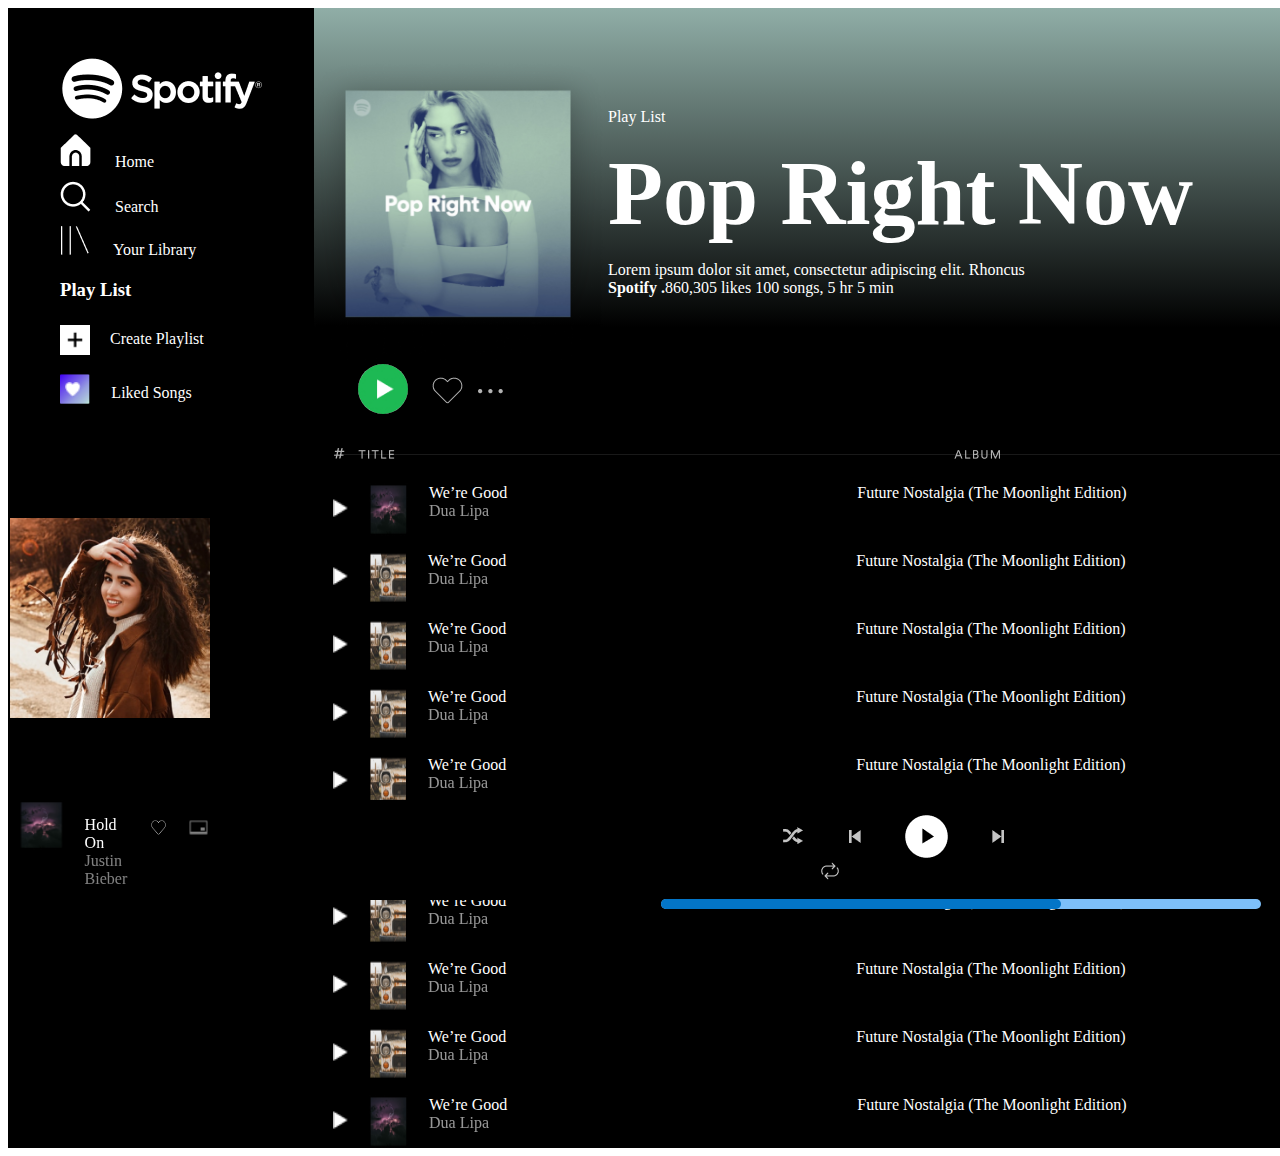
<file: index1.html>
<!DOCTYPE html>
<html lang="en">

<head>
  <meta charset="UTF-8">
  <meta name="viewport" content="width=device-width, initial-scale=1.0">
  <title>Spotify Clone</title>
  <link rel="stylesheet" href="style1.css">
  <link rel="shortcut icon"
    href="https://encrypted-tbn0.gstatic.com/images?q=tbn:ANd9GcQdrk92ncUsHCknjrvXvTkn_2L7Xkc01PId2Q&usqp=CAU"
    type="image/x-icon">
</head>

<body>
  <div class="main-container">
    <div class="nav">
      <div style="margin: 50px; margin-bottom: 10px;">
        <img src="./image-section/Spotify logo.png" alt="spotify logo" />
      </div>
      <div class="navelement">
        <img src="./image-section/homeimg.png" alt="homeimg">
        <a href="#home" style="text-decoration:none;margin-left: 20px;  ">Home</a>
      </div>
      <div class="navelement">
        <img src="./image-section/searchimg.png" alt="searchimg">
        <a href="#search" style="text-decoration:none;margin-left: 20px; ">Search</a>
      </div>
      <div class="navelement">
        <img src="./image-section/library.png" alt="library">
        <a href="#Library" style="text-decoration:none; margin-left: 20px; ">Your Library</a>
      </div>
      <div style=" margin: 20px; margin-bottom: 0;margin-left: 50px;">
        <h3>Play List</h3>
      </div>
      <div class="navelement" style="display: flex; ">
        <img src="./image-section/fi-ss-plus-small.png" alt="plus icon"
          style="background-color: white; block-size: 30px; margin-top:5px;">
        <p style="margin-left:20px; margin-top:10px;">Create Playlist</p>
      </div>
      <div class="navelement" style="display: flex;">
        <img src="./image-section/Rectangle 2.png" alt="Liked song img" style="position: absolute; block-size: 30px;">
        <img src="./image-section/heart.png" alt="Liked song img"
          style="position: relative; margin-top:8px; margin-left:5px; block-size:15px;">
        <p style="margin-left:30px; margin-top:10px;">Liked Songs</p>
      </div>
      <div>
        <img src="./image-section/nav img.png" alt="nav-img" style="margin-top: 100px; width: 200px;">
      </div>
    </div>
    <div class="music-player">
      <div>
        <div class="playlist">
          <div>
            <img src="./image-section/pop-img.png" alt="pop right img" style="width: 300px; margin-top:50px;">
          </div>
          <div>
            <p style="margin-top:100px;">Play List</p>
            <h1 class="bold-text">Pop Right Now </h1>
            <p style="padding: 0px;">Lorem ipsum dolor sit amet, consectetur adipiscing elit.
              Rhoncus<br><span><b>Spotify .</b>860,305 likes 100 songs, 5 hr 5 min</span></p>
          </div>
        </div>
        <div class="start-btn">
          <img src="./image-section/start-btn.jpg" alt="play btn"
            style="width: 50px; height: 50px; border-radius: 50%;">
          <img src="./image-section/like-img.png" alt="like img" style="padding-left: 20px; padding-bottom: 10px;">
          <img src="./image-section/option-img.png" alt="option img">
        </div>
        <div class="list">
          <img src="./image-section/album-line.png" alt="album line"><br>
          <div style="display: flex;" class="list1">
            <img src="./image-section/right-side.png" alt="right arrow"
              style="height: 20px;width: 15px; margin-top: 30px;">
            <img src="./image-section/img-1.png" alt="img1" style="margin-top: 15px; margin-left: 20px;">
            <p style="margin-left: 20px;">We’re Good<br><span style="opacity: 0.59;">Dua Lipa</span></p>
            <p style="margin-left: 350px;">Future Nostalgia (The Moonlight Edition)</p>
            <p style="margin-left: 250px;">일 전</p>
            <p>
              <img src="./image-section/like-img.png" alt="like" style="width: 15px; height: 15px; margin-left: 250px;">
            <p style="margin-left: 20px;">2:45</p>
            <img src="./image-section/option-img.png" alt="option" style="margin-left: 20px; margin-bottom: 20px;">
            </p>
          </div>
          <div style="display: flex;" class="list1">
            <img src="./image-section/right-side.png" alt="right arrow"
              style="height: 20px;width: 15px; margin-top: 30px;">
            <img src="./image-section/img-2.png" alt="img1" style="margin-top: 15px; margin-left: 20px;">
            <p style="margin-left: 20px;">We’re Good<br><span style="opacity: 0.59;">Dua Lipa</span></p>
            <p style="margin-left: 350px;">Future Nostalgia (The Moonlight Edition)</p>
            <p style="margin-left: 250px;">일 전</p>
            <p>
              <img src="./image-section/like-img.png" alt="like" style="width: 15px; height: 15px; margin-left: 250px;">
            <p style="margin-left: 20px;">2:45</p>
            <img src="./image-section/option-img.png" alt="option" style="margin-left: 20px; margin-bottom: 20px;">
            </p>
          </div>
          <div style="display: flex;" class="list1">
            <img src="./image-section/right-side.png" alt="right arrow"
              style="height: 20px;width: 15px; margin-top: 30px;">
            <img src="./image-section/img-2.png" alt="img1" style="margin-top: 15px; margin-left: 20px;">
            <p style="margin-left: 20px;">We’re Good<br><span style="opacity: 0.59;">Dua Lipa</span></p>
            <p style="margin-left: 350px;">Future Nostalgia (The Moonlight Edition)</p>
            <p style="margin-left: 250px;">일 전</p>
            <p>
              <img src="./image-section/like-img.png" alt="like" style="width: 15px; height: 15px; margin-left: 250px;">
            <p style="margin-left: 20px;">2:45</p>
            <img src="./image-section/option-img.png" alt="option" style="margin-left: 20px; margin-bottom: 20px;">
            </p>
          </div>
          <div style="display: flex;" class="list1">
            <img src="./image-section/right-side.png" alt="right arrow"
              style="height: 20px;width: 15px; margin-top: 30px;">
            <img src="./image-section/img-2.png" alt="img1" style="margin-top: 15px; margin-left: 20px;">
            <p style="margin-left: 20px;">We’re Good<br><span style="opacity: 0.59;">Dua Lipa</span></p>
            <p style="margin-left: 350px;">Future Nostalgia (The Moonlight Edition)</p>
            <p style="margin-left: 250px;">일 전</p>
            <p>
              <img src="./image-section/like-img.png" alt="like" style="width: 15px; height: 15px; margin-left: 250px;">
            <p style="margin-left: 20px;">2:45</p>
            <img src="./image-section/option-img.png" alt="option" style="margin-left: 20px; margin-bottom: 20px;">
            </p>
          </div>
          <div style="display: flex;" class="list1">
            <img src="./image-section/right-side.png" alt="right arrow"
              style="height: 20px;width: 15px; margin-top: 30px;">
            <img src="./image-section/img-2.png" alt="img1" style="margin-top: 15px; margin-left: 20px;">
            <p style="margin-left: 20px;">We’re Good<br><span style="opacity: 0.59;">Dua Lipa</span></p>
            <p style="margin-left: 350px;">Future Nostalgia (The Moonlight Edition)</p>
            <p style="margin-left: 250px;">일 전</p>
            <p>
              <img src="./image-section/like-img.png" alt="like" style="width: 15px; height: 15px; margin-left: 250px;">
            <p style="margin-left: 20px;">2:45</p>
            <img src="./image-section/option-img.png" alt="option" style="margin-left: 20px; margin-bottom: 20px;">
            </p>
          </div>
          <div style="display: flex;" class="list1">
            <img src="./image-section/right-side.png" alt="right arrow"
              style="height: 20px;width: 15px; margin-top: 30px;">
            <img src="./image-section/img-2.png" alt="img1" style="margin-top: 15px; margin-left: 20px;">
            <p style="margin-left: 20px;">We’re Good<br><span style="opacity: 0.59;">Dua Lipa</span></p>
            <p style="margin-left: 350px;">Future Nostalgia (The Moonlight Edition)</p>
            <p style="margin-left: 250px;">일 전</p>
            <p>
              <img src="./image-section/like-img.png" alt="like" style="width: 15px; height: 15px; margin-left: 250px;">
            <p style="margin-left: 20px;">2:45</p>
            <img src="./image-section/option-img.png" alt="option" style="margin-left: 20px; margin-bottom: 20px;">
            </p>
          </div>
          <div style="display: flex;" class="list1">
            <img src="./image-section/right-side.png" alt="right arrow"
              style="height: 20px;width: 15px; margin-top: 30px;">
            <img src="./image-section/img-2.png" alt="img1" style="margin-top: 15px; margin-left: 20px;">
            <p style="margin-left: 20px;">We’re Good<br><span style="opacity: 0.59;">Dua Lipa</span></p>
            <p style="margin-left: 350px;">Future Nostalgia (The Moonlight Edition)</p>
            <p style="margin-left: 250px;">일 전</p>
            <p>
              <img src="./image-section/like-img.png" alt="like" style="width: 15px; height: 15px; margin-left: 250px;">
            <p style="margin-left: 20px;">2:45</p>
            <img src="./image-section/option-img.png" alt="option" style="margin-left: 20px; margin-bottom: 20px;">
            </p>
          </div>
          <div style="display: flex;" class="list1">
            <img src="./image-section/right-side.png" alt="right arrow"
              style="height: 20px;width: 15px; margin-top: 30px;">
            <img src="./image-section/img-2.png" alt="img1" style="margin-top: 15px; margin-left: 20px;">
            <p style="margin-left: 20px;">We’re Good<br><span style="opacity: 0.59;">Dua Lipa</span></p>
            <p style="margin-left: 350px;">Future Nostalgia (The Moonlight Edition)</p>
            <p style="margin-left: 250px;">일 전</p>
            <p>
              <img src="./image-section/like-img.png" alt="like" style="width: 15px; height: 15px; margin-left: 250px;">
            <p style="margin-left: 20px;">2:45</p>
            <img src="./image-section/option-img.png" alt="option" style="margin-left: 20px; margin-bottom: 20px;">
            </p>
          </div>
          <div style="display: flex;" class="list1">
            <img src="./image-section/right-side.png" alt="right arrow"
              style="height: 20px;width: 15px; margin-top: 30px;">
            <img src="./image-section/img-2.png" alt="img1" style="margin-top: 15px; margin-left: 20px;">
            <p style="margin-left: 20px;">We’re Good<br><span style="opacity: 0.59;">Dua Lipa</span></p>
            <p style="margin-left: 350px;">Future Nostalgia (The Moonlight Edition)</p>
            <p style="margin-left: 250px;">일 전</p>
            <p>
              <img src="./image-section/like-img.png" alt="like" style="width: 15px; height: 15px; margin-left: 250px;">
            <p style="margin-left: 20px;">2:45</p>
            <img src="./image-section/option-img.png" alt="option" style="margin-left: 20px; margin-bottom: 20px;">
            </p>
          </div>
          <div style="display: flex;" class="list1">
            <img src="./image-section/right-side.png" alt="right arrow"
              style="height: 20px;width: 15px; margin-top: 30px;">
            <img src="./image-section/img-1.png" alt="img1" style="margin-top: 15px; margin-left: 20px;">
            <p style="margin-left: 20px;">We’re Good<br><span style="opacity: 0.59;">Dua Lipa</span></p>
            <p style="margin-left: 350px;">Future Nostalgia (The Moonlight Edition)</p>
            <p style="margin-left: 250px;">일 전</p>
            <p>
              <img src="./image-section/like-img.png" alt="like" style="width: 15px; height: 15px; margin-left: 250px;">
            <p style="margin-left: 20px;">2:45</p>
            <img src="./image-section/option-img.png" alt="option" style="margin-left: 20px; margin-bottom: 20px;">
            </p>
          </div>
        </div>
      </div>
    </div>
    <div class="footer">
      <!-- Playlist Grid content -->
      <div style="display: flex; margin-left: 10px;">
        <img src="./image-section/img-1.png" alt="img1" style="width: 50px; height: 50px;">
        <p style="margin-left: 20px;">Hold On<br><span style="opacity: 0.5;">Justin Bieber</span></p>
        <img src="./image-section/like-img.png" alt="like"
          style="width: 15px; height: 15px; margin-left: 20px; margin-top: 20px;">
        <img src="./image-section/pip.png" alt="pip"
          style="width: 25px; height: 25px; margin-left: 20px; margin-top: 15px;">
      </div>
      <div>
        <div style="margin-left: 570px; margin-top: 15px;">
          <img src="./image-section/shuffle.png" alt="shuffle img" style="margin-bottom: 10px;">
          <img src="./image-section/left-arrow.png" alt="left arrow img" class="music">
          <img src="./image-section/play-img.png" alt="play img" style="margin-left: 40px;">
          <img src="./image-section/right-arrow.png" alt="rght arrow" class="music">
          <img src="./image-section/rount-shuffle.png" alt="round shuffle" class="music">
        </div>
        <div style="margin-left: 450px;">
          <div
            style="width: 600px;height: 10px;background-color: rgb(125, 191, 249); position: absolute; border-radius: 20px;">
          </div>
          <div
            style="width: 400px;height: 10px;background-color: hwb(205 1% 22%); position: relative; border-radius: 20px;">
          </div>
        </div>
      </div>
      <div style="margin-left: 430px;">
        <img src="./image-section/microphone.png" alt="microphone">
        <img src="./image-section/query.png" alt="query">
        <img src="./image-section/laptop.png" alt="laptop">
        <img src="./image-section/speaker.png" alt="speaker">
        <img src="./image-section/volume.png" alt="volume" style="margin-bottom:10px;">
        <img src="./image-section/tabler_arrows.png" alt="table-arrow">
      </div>
    </div>
  </div>
</body>

</html>
</file>
<file: style1.css>
* {
    color: white;
}

.main-container {
    display: grid;
    grid-template-columns: 25% 1fr;
    background-color: #000;
}

.nav {
    position: fixed;
    left: 0;
    margin-left: 10px;
    background-color: black;
}

.navelement {
    margin-left: 50px;
    margin-top: 10px;
}

.music-player {
    margin-left: 300px;
    display: grid;
    grid-template-rows: 50% 1fr;
}

.playlist {
    background: linear-gradient(180deg, #90AEA7 0%, #000 89.7%);
    display: flex;
}

.footer {
    grid-column-start: 1;
    grid-column-end: 2;
    background-color: black;
}

.bold-text {
    font-family: Circular Std;
    font-size: 90px;
    font-weight: 900;
    text-align: left;
    margin: 0px;
    padding: 0px;
}

.start-btn {
    padding-left: 50px;
    padding-bottom: 10px;
    background: #000;
}

.list {
    padding-left: 25px;
    background: #000;
}

.navelement:hover {
    border: 1px solid rgb(145, 170, 209);
    transform: scale(1.0);
    box-shadow: 0px 10px 20px 15px rgba(224, 218, 218, 0.25);
}

.list1:hover {
    border: 1px solid rgb(145, 170, 209);
    background-color: rgb(19, 15, 15);
    transform: scale(0.99);
    box-shadow: 0px 10px 20px 15px rgba(224, 218, 218, 0.25);
}

.footer {
    background-color: black;
    position: fixed;
    bottom: 0;
    height: 100px;
    width: 100%;
    display: flex;
}

.music {
    margin-left: 40px;
    margin-bottom: 15px;
}
</file>
